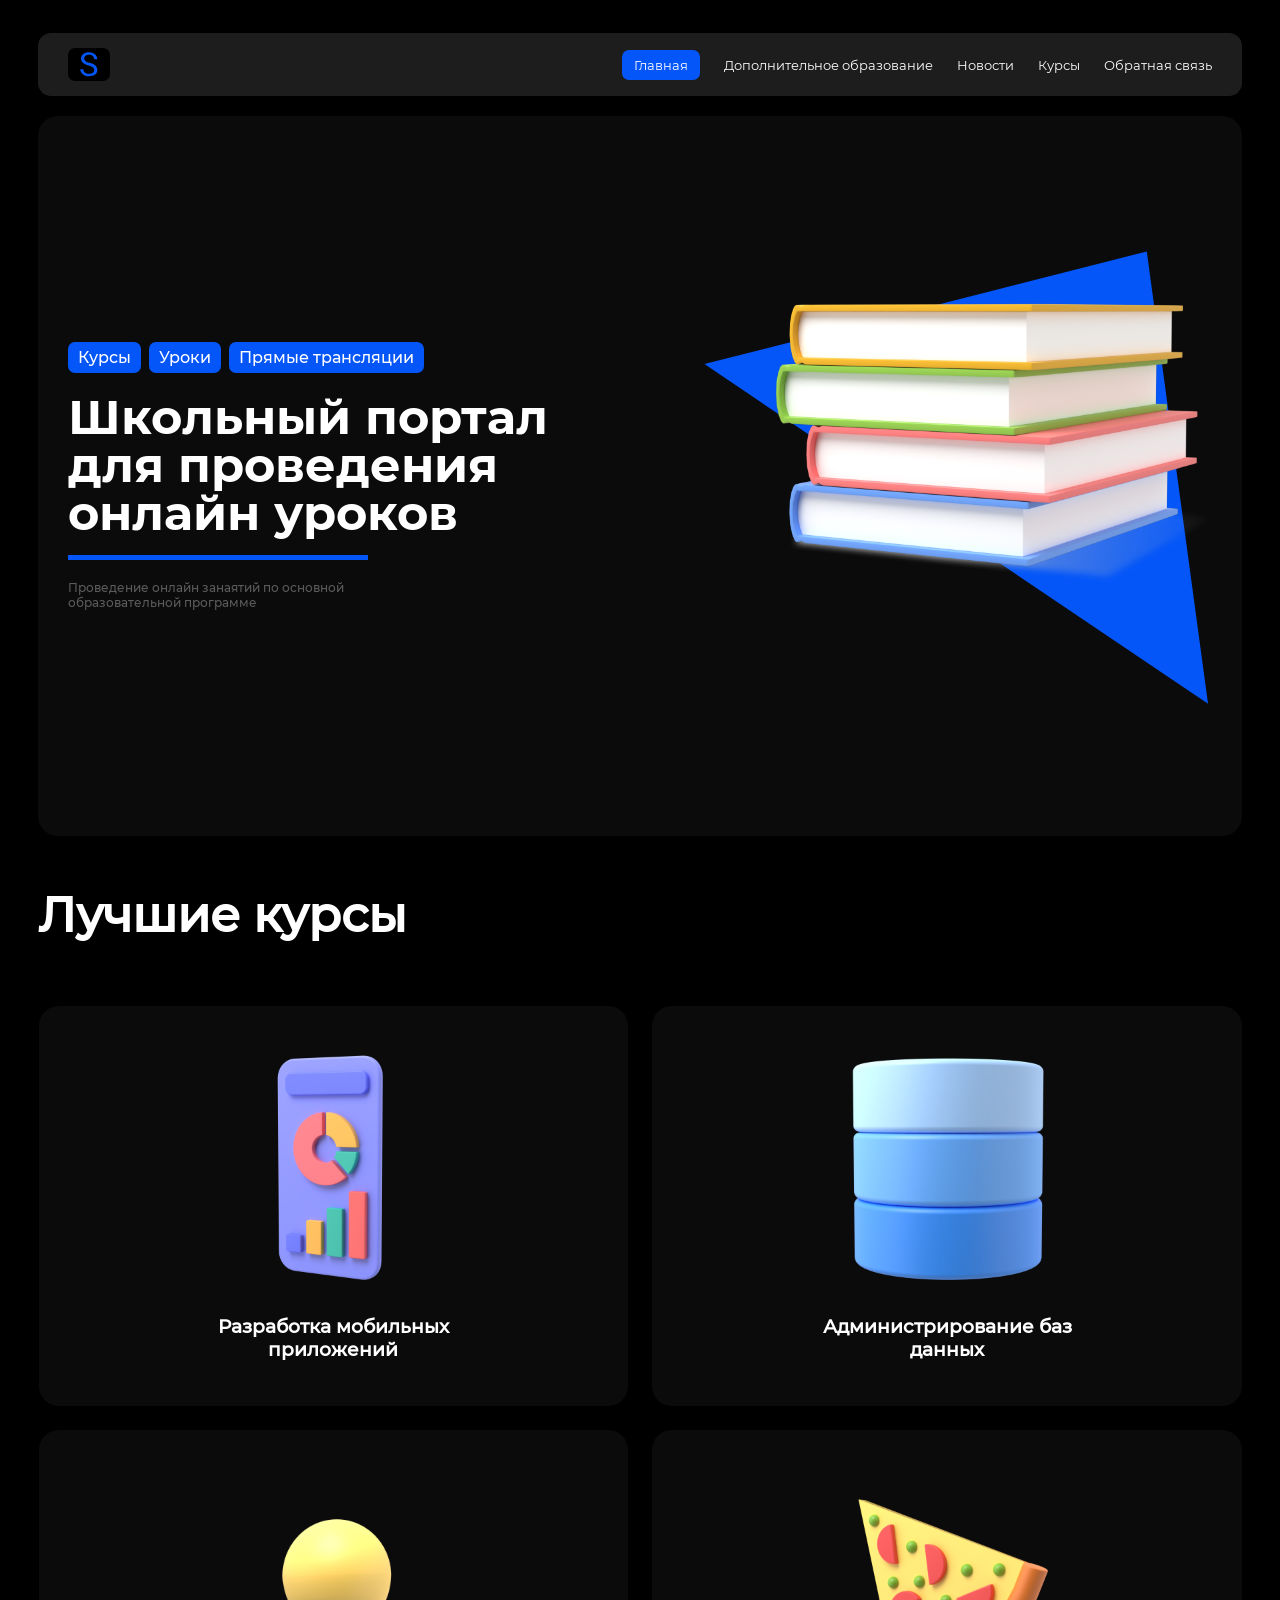
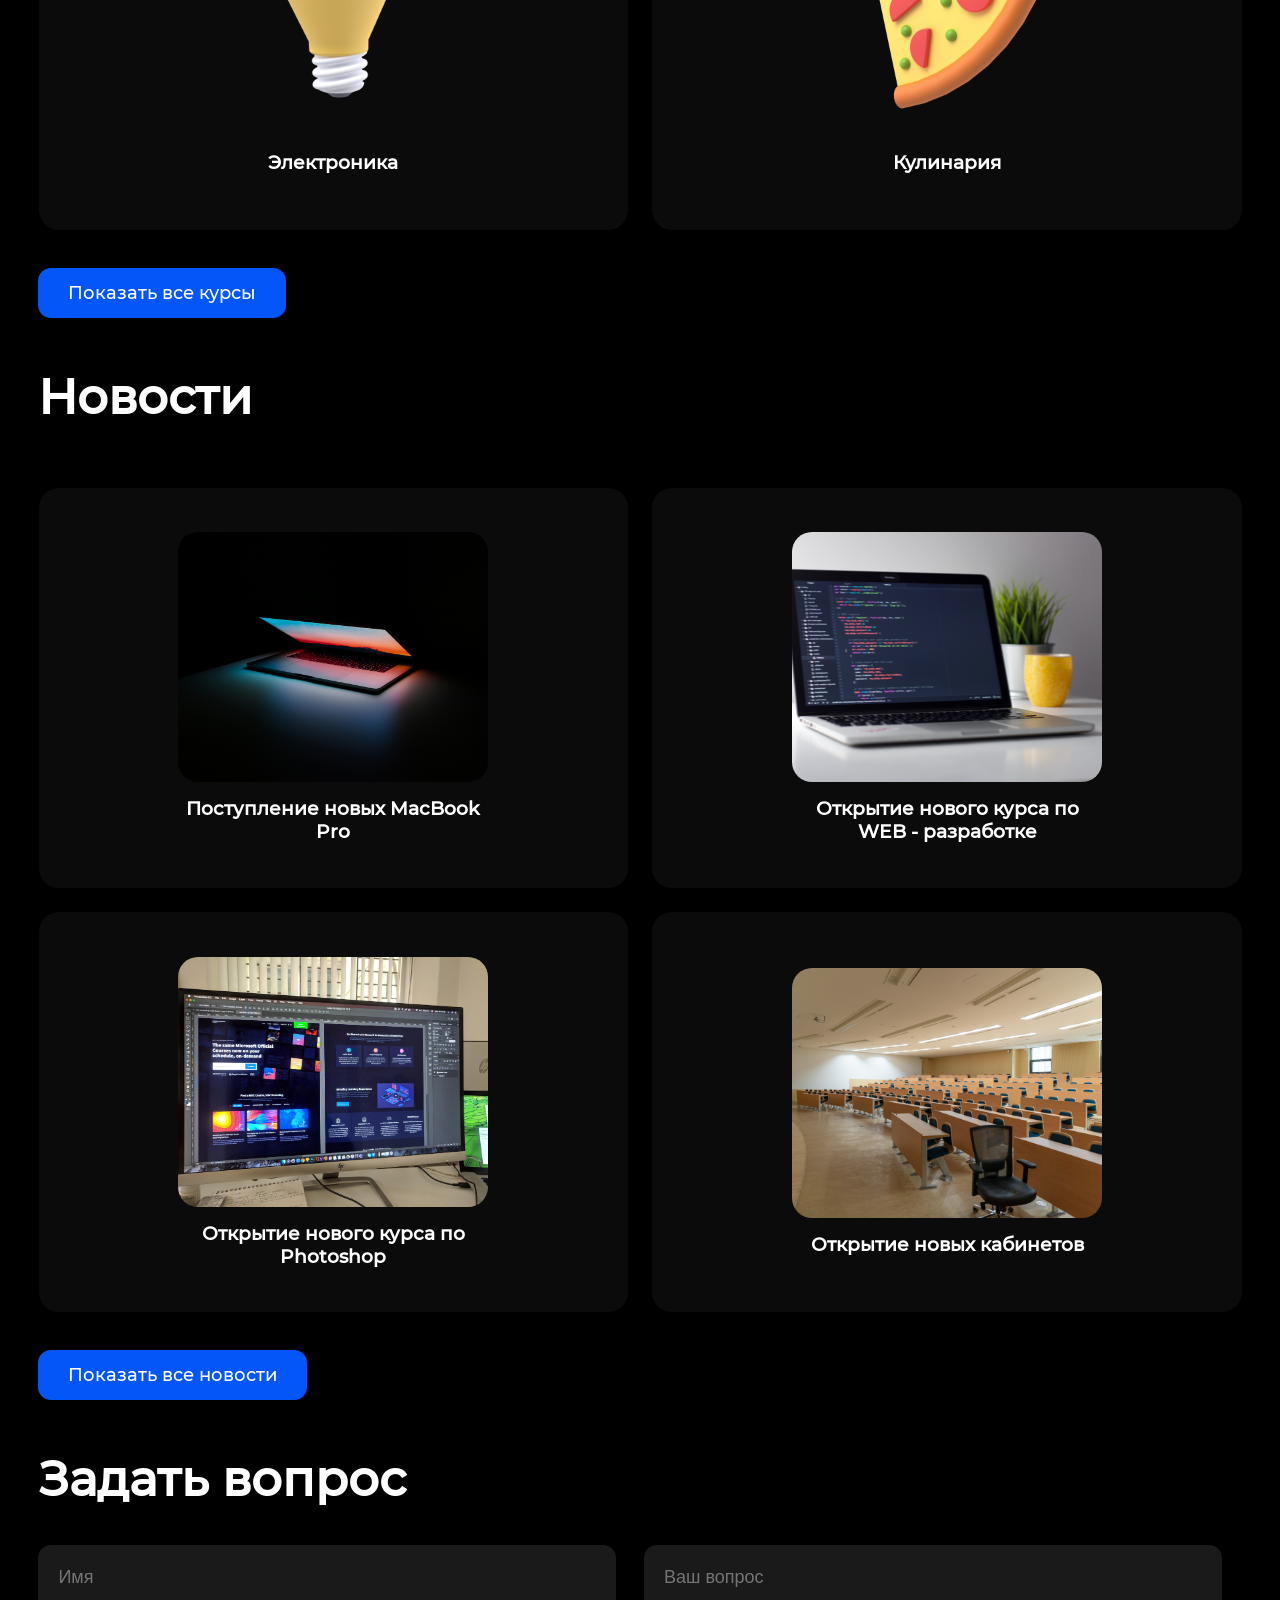
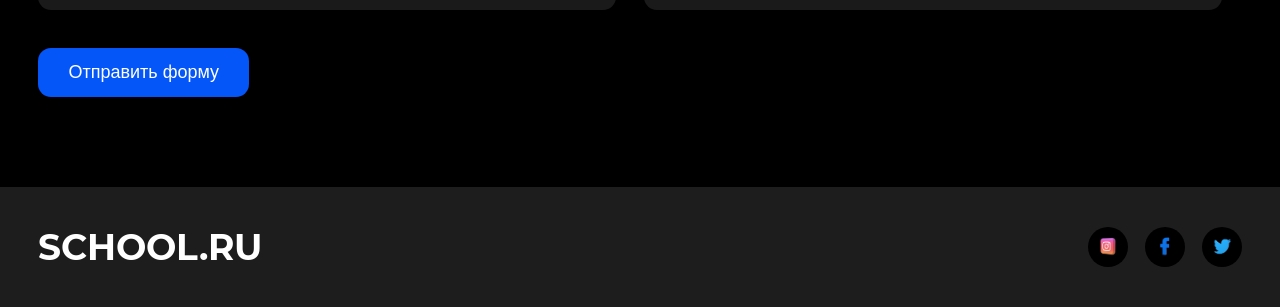
<file: ab-latip/index.html>
<!DOCTYPE html>
<html lang="ru">
  <head>
    <meta charset="UTF-8" />
    <meta http-equiv="X-UA-Compatible" content="IE=edge" />
    <meta name="viewport" content="width=device-width, initial-scale=1.0" />
    <title>School - главная</title>
    <link rel="stylesheet" href="assets/css/style.css" />
     <meta name="theme-color" content="#000000">
    <meta name="msapplication-TileColor" content="#000000">
  </head>
  <body>
    <header class="header container">
      <img src="assets/images/logo.svg" alt="logo" class="header__logo" />
      <div class="header__menu-icon">
        <span></span>
        <span></span>
      </div>
      <nav class="header__nav">
        <a href="/" class="header__link header__link_active">Главная</a>
        <a href="dop.html" class="header__link">Дополнительное образование</a>
        <a href="#news" class="header__link">Новости</a>
        <a href="#course" class="header__link">Курсы</a>
        <a href="#feedback" class="header__link">Обратная связь</a>
      </nav>
    </header>

    <main>
      <div class="container">
        <section class="home">
          <div class="home__content">
            <div class="home__tags">
              <div class="home__tag">Курсы</div>
              <div class="home__tag">Уроки</div>
              <div class="home__tag">Прямые трансляции</div>
            </div>

            <h1 class="home__title">
              Школьный портал для проведения онлайн уроков
            </h1>

            <p class="home__subtitle">
              Проведение онлайн занаятий по основной образовательной программе
            </p>
          </div>

          <img
            src="assets/images/home/book-decor-blue.svg"
            alt="book"
            class="home__image"
          />
        </section>

        <section class="cards" id="course">
            <h2 class="section-title">Лучшие курсы</h2>
            <div class="cards__wrapper">
                <a href="#" class="cards__card">
                    <div class="cards__bg cards__bg-contain" style="background-image: url(assets/images/courses/mobile.png);"></div>
                    <h3 class="cards__title">Разработка мобильных приложений</h3>
                </a>
                <a href="#" class="cards__card">
                    <div class="cards__bg cards__bg-contain" style="background-image: url(assets/images/courses/db.png);"></div>
                    <h3 class="cards__title">Администрирование баз данных</h3>
                </a>
                <a href="#" class="cards__card">
                    <div class="cards__bg cards__bg-contain" style="background-image: url(assets/images/courses/lamp.png);"></div>
                    <h3 class="cards__title">Электроника</h3>
                </a>
                <a href="#" class="cards__card">
                    <div class="cards__bg cards__bg-contain" style="background-image: url(assets/images/courses/Pizza_perspective_matte.png);"></div>
                    <h3 class="cards__title">Кулинария</h3>
                </a>
            </div>
            <a href="course.html" class="btn">Показать все курсы</a>
        </section>

        <section class="cards" id="news">
            <h2 class="section-title">Новости</h2>
            <div class="cards__wrapper">
                <a href="#" class="cards__card">
                    <div class="cards__bg" style="background-image: url(assets/images/news/macbook.jpg);"></div>
                    <h3 class="cards__title">Поступление новых MacBook Pro</h3>
                </a>
                <a href="#" class="cards__card">
                    <div class="cards__bg" style="background-image: url(assets/images/news/macbook-3.jpg);"></div>
                    <h3 class="cards__title">Открытие нового курса по WEB - разработке</h3>
                </a>
                <a href="#" class="cards__card">
                    <div class="cards__bg" style="background-image: url(assets/images/news/pc.jpg);"></div>
                    <h3 class="cards__title">Открытие нового курса по Photoshop</h3>
                </a>
                <a href="#" class="cards__card">
                    <div class="cards__bg" style="background-image: url(assets/images/news/school.jpg);"></div>
                    <h3 class="cards__title">Открытие новых кабинетов</h3>
                </a>
            </div>
            <a href="news.html" class="btn">Показать все новости</a>
        </section>

        <section class="feedback" id="feedback">
            <h2 class="section-title">Задать вопрос</h2>
            <form action="/" class="feedback__form">
                <input placeholder="Имя" type="text" name="userName" >
                <input placeholder="Ваш вопрос" type="text" name="question" >
                <button type="submit">Отправить форму</button>
            </form>
        </section>
      </div>
    </main>

    <footer class="footer">
      <div class="container">
        <h2 class="footer__title">SCHOOL.RU</h2>
        
        <div class="footer__socials">
          <a href="#" class="footer__social">
            <img src="assets/images/icons/Instagram_perspective_matte.png" alt="social" >
          </a>
          <a href="#" class="footer__social">
            <img src="assets/images/icons/Facebook_perspective_matte.png" alt="social" >
          </a>
          <a href="#" class="footer__social">
            <img src="assets/images/icons/Twitter_perspective_matte.png" alt="social" >
          </a>
        </div>
      </div>
    </footer>

    <script src="assets/js/script.js"></script>
  </body>
</html>
</file>
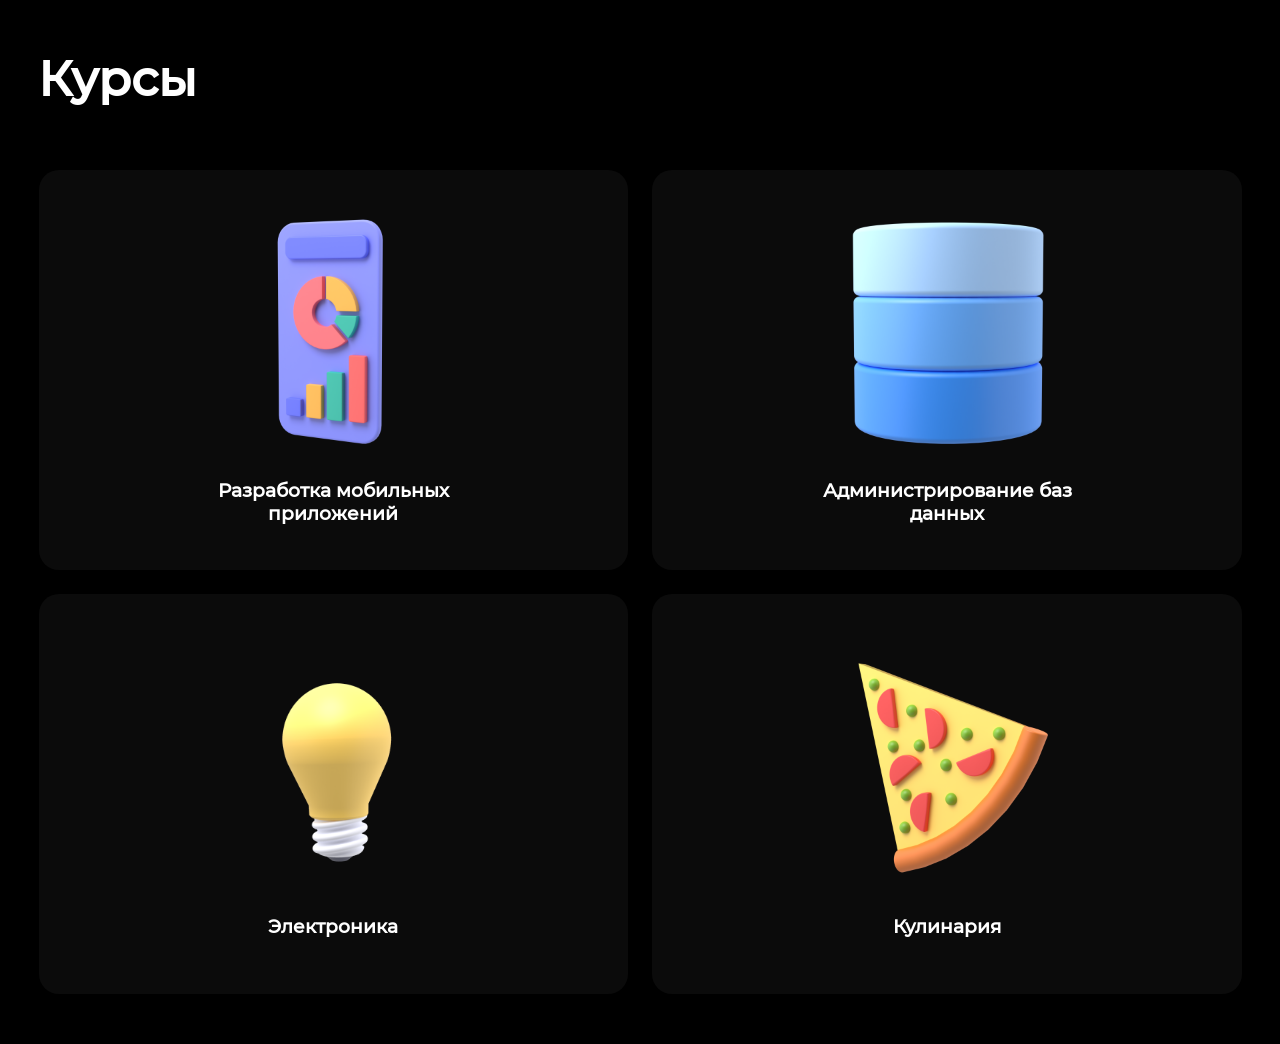
<file: ab-latip/course.html>
<!DOCTYPE html>
<html lang="ru">
  <head>
    <meta charset="UTF-8" />
    <meta http-equiv="X-UA-Compatible" content="IE=edge" />
    <meta name="viewport" content="width=device-width, initial-scale=1.0" />
    <title>Course</title>
    <link rel="stylesheet" href="assets/css/style.css" />
        <meta name="theme-color" content="#000000">
    <meta name="msapplication-TileColor" content="#000000">
  </head>
  <body>
    <div class="container">
      <section class="cards p-b" id="course">
        <h2 class="section-title">Курсы</h2>
        <div class="cards__wrapper">
          <a href="#" class="cards__card">
            <div
              class="cards__bg cards__bg-contain"
              style="background-image: url(assets/images/courses/mobile.png)"
            ></div>
            <h3 class="cards__title">Разработка мобильных приложений</h3>
          </a>
          <a href="#" class="cards__card">
            <div
              class="cards__bg cards__bg-contain"
              style="background-image: url(assets/images/courses/db.png)"
            ></div>
            <h3 class="cards__title">Администрирование баз данных</h3>
          </a>
          <a href="#" class="cards__card">
            <div
              class="cards__bg cards__bg-contain"
              style="background-image: url(assets/images/courses/lamp.png)"
            ></div>
            <h3 class="cards__title">Электроника</h3>
          </a>
          <a href="#" class="cards__card">
            <div
              class="cards__bg cards__bg-contain"
              style="
                background-image: url(assets/images/courses/Pizza_perspective_matte.png);
              "
            ></div>
            <h3 class="cards__title">Кулинария</h3>
          </a>
        </div>
       
      </section>
    </div>
  </body>
</html>
</file>
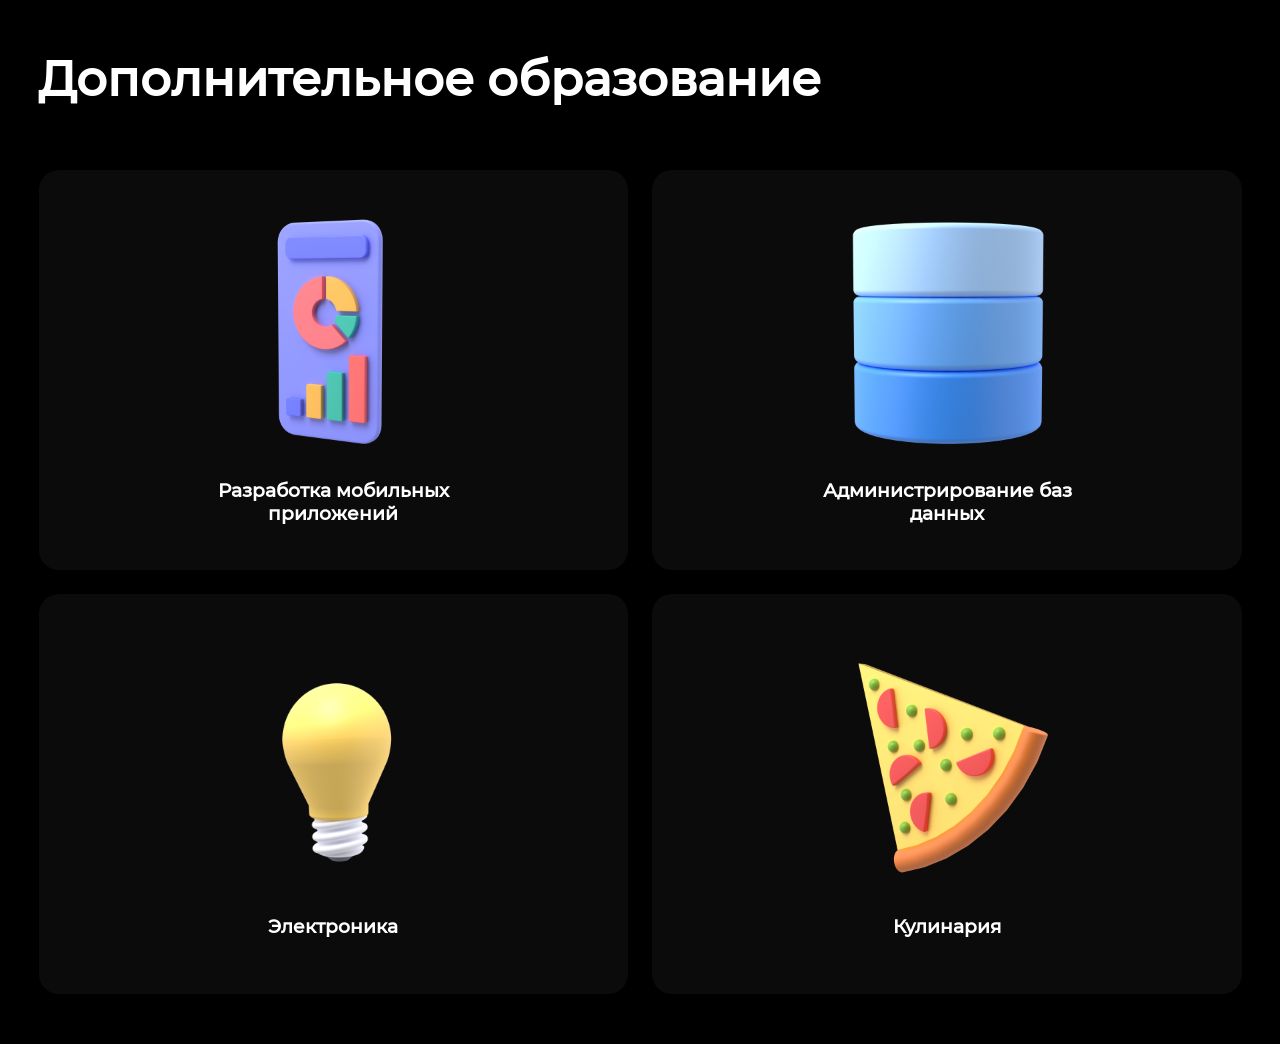
<file: ab-latip/dop.html>
<!DOCTYPE html>
<html lang="ru">
  <head>
    <meta charset="UTF-8" />
    <meta http-equiv="X-UA-Compatible" content="IE=edge" />
    <meta name="viewport" content="width=device-width, initial-scale=1.0" />
    <title>Course</title>
    <link rel="stylesheet" href="assets/css/style.css" />
        <meta name="theme-color" content="#000000">
    <meta name="msapplication-TileColor" content="#000000">
  </head>
  <body>
    <div class="container">
      <section class="cards p-b" id="course">
        <h2 class="section-title">Дополнительное образование</h2>
        <div class="cards__wrapper">
          <a href="#" class="cards__card">
            <div
              class="cards__bg cards__bg-contain"
              style="background-image: url(assets/images/courses/mobile.png)"
            ></div>
            <h3 class="cards__title">Разработка мобильных приложений</h3>
          </a>
          <a href="#" class="cards__card">
            <div
              class="cards__bg cards__bg-contain"
              style="background-image: url(assets/images/courses/db.png)"
            ></div>
            <h3 class="cards__title">Администрирование баз данных</h3>
          </a>
          <a href="#" class="cards__card">
            <div
              class="cards__bg cards__bg-contain"
              style="background-image: url(assets/images/courses/lamp.png)"
            ></div>
            <h3 class="cards__title">Электроника</h3>
          </a>
          <a href="#" class="cards__card">
            <div
              class="cards__bg cards__bg-contain"
              style="
                background-image: url(assets/images/courses/Pizza_perspective_matte.png);
              "
            ></div>
            <h3 class="cards__title">Кулинария</h3>
          </a>
        </div>
       
      </section>
    </div>
  </body>
</html>
</file>
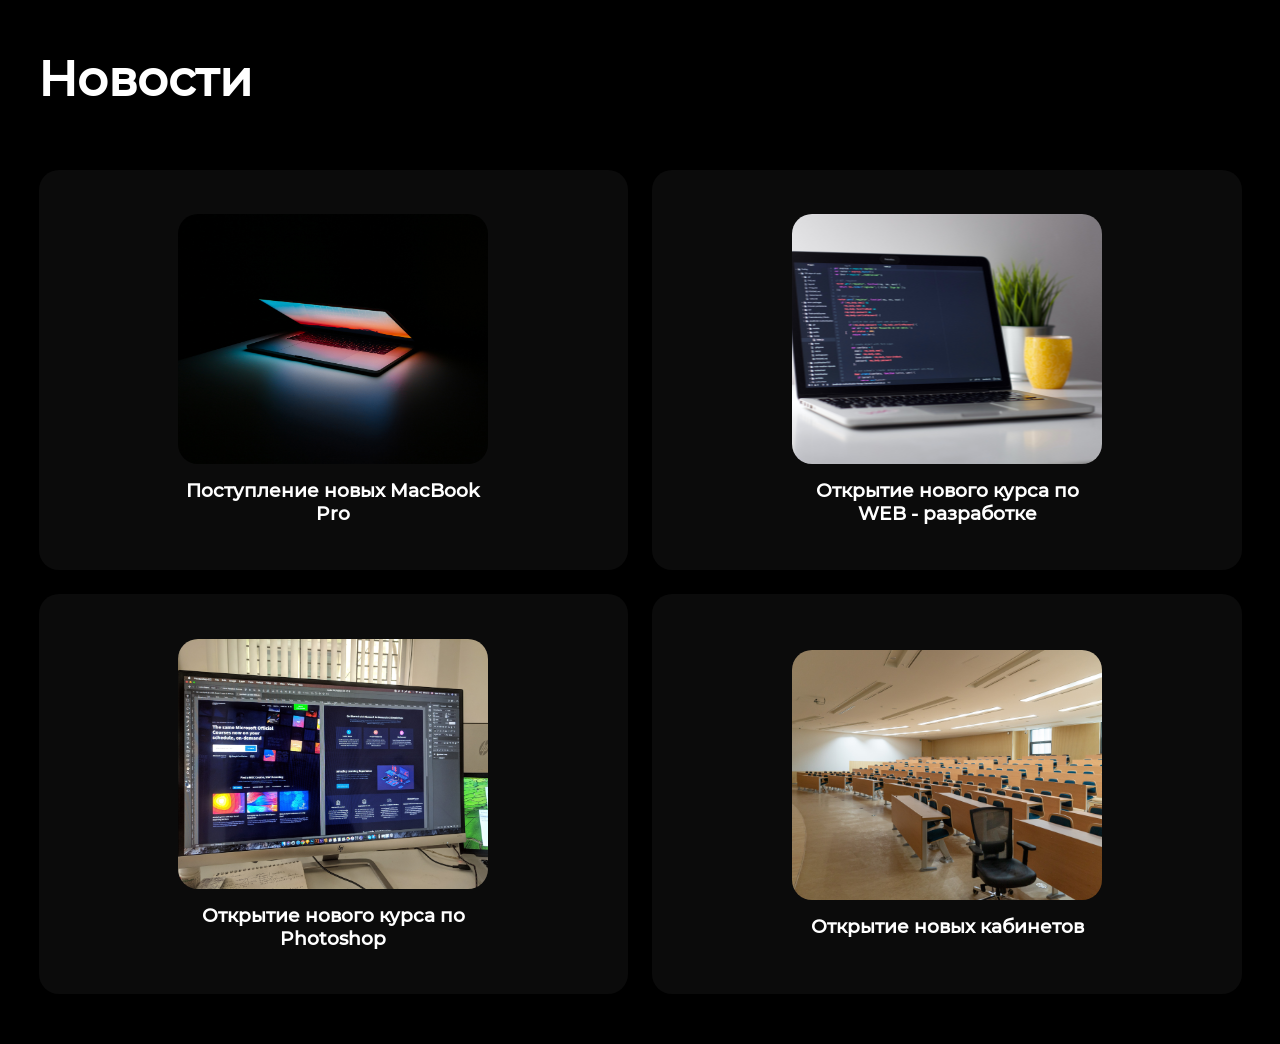
<file: ab-latip/news.html>
<!DOCTYPE html>
<html lang="ru">
  <head>
    <meta charset="UTF-8" />
    <meta http-equiv="X-UA-Compatible" content="IE=edge" />
    <meta name="viewport" content="width=device-width, initial-scale=1.0" />
    <title>News</title>
    <link rel="stylesheet" href="assets/css/style.css" />
        <meta name="theme-color" content="#000000">
    <meta name="msapplication-TileColor" content="#000000">
  </head>
  <body>
    <div class="container">
      <section class="cards p-b" id="news">
        <h2 class="section-title">Новости</h2>
        <div class="cards__wrapper">
          <a href="#" class="cards__card">
            <div
              class="cards__bg"
              style="background-image: url(assets/images/news/macbook.jpg)"
            ></div>
            <h3 class="cards__title">Поступление новых MacBook Pro</h3>
          </a>
          <a href="#" class="cards__card">
            <div
              class="cards__bg"
              style="background-image: url(assets/images/news/macbook-3.jpg)"
            ></div>
            <h3 class="cards__title">
              Открытие нового курса по WEB - разработке
            </h3>
          </a>
          <a href="#" class="cards__card">
            <div
              class="cards__bg"
              style="background-image: url(assets/images/news/pc.jpg)"
            ></div>
            <h3 class="cards__title">Открытие нового курса по Photoshop</h3>
          </a>
          <a href="#" class="cards__card">
            <div
              class="cards__bg"
              style="background-image: url(assets/images/news/school.jpg)"
            ></div>
            <h3 class="cards__title">Открытие новых кабинетов</h3>
          </a>
        </div>
      </section>
    </div>
  </body>
</html>
</file>
<file: ab-latip/assets/css/style.css>
@font-face {
  font-family: "mon-regular";
  src: url(../fonts/Montserrat-Regular.ttf);
}
@font-face {
  font-family: "mon-medium";
  src: url(../fonts/Montserrat-Medium.ttf);
}
@font-face {
  font-family: "mon-bold";
  src: url(../fonts/Montserrat-Bold.ttf);
}
* {
  padding: 0;
  margin: 0;
  -webkit-box-sizing: border-box;
          box-sizing: border-box;
}

body {
  background-color: #000;
  color: #fff;
  font-family: "mon-medium";
}

.over-hidden {
  overflow: hidden;
}

.container {
  width: 94%;
  max-width: 1280px;
  margin: 0 auto;
}

.section-title {
  margin-top: 50px;
  margin-bottom: 37px;
  font-size: 48px;
}

.btn {
  display: inline-block;
  margin-top: 38px;
  padding: 14px 30px;
  border-radius: 13px;
  background-color: #0456f8;
  color: #fff;
  font-size: 18px;
  text-decoration: none;
  -webkit-transition: 0.3s;
  -o-transition: 0.3s;
  transition: 0.3s;
}
.btn:hover {
  background-color: #292929;
}

button {
  padding: 14px 30px;
  border-radius: 13px;
  background-color: #0456f8;
  color: #fff;
  font-size: 18px;
  border: none;
  -webkit-transition: 0.3s;
  -o-transition: 0.3s;
  transition: 0.3s;
}
button:hover {
  background-color: #292929;
}

input {
  height: 65px;
  padding-left: 20px;
  border-radius: 13px;
  background-color: #1a1a1a;
  color: #fff;
  font-size: 18px;
  border: none;
}

header {
  width: 100%;
  height: 63px;
  margin-top: 33px !important;
  padding: 0 30px;
  border-radius: 13px;
  display: -webkit-box;
  display: -ms-flexbox;
  display: flex;
  -webkit-box-align: center;
      -ms-flex-align: center;
          align-items: center;
  -webkit-box-pack: justify;
      -ms-flex-pack: justify;
          justify-content: space-between;
  background-color: #1d1d1d;
}
header .header__logo {
  max-width: 42px;
}
header .header__menu-icon {
  display: none;
}
header .header__nav .header__link {
  color: #fff;
  text-decoration: none;
  font-family: "mon-regular";
  font-size: 13px;
  -webkit-transition: 0.3s;
  -o-transition: 0.3s;
  transition: 0.3s;
}
header .header__nav .header__link:not(:last-child) {
  margin-right: 20px;
}
header .header__nav .header__link:hover {
  padding: 7px 12px;
  border-radius: 7px;
  background-color: #0456f8;
}
header .header__nav .header__link_active {
  padding: 7px 12px;
  border-radius: 7px;
  background-color: #0456f8;
}

.p-b {
  padding-bottom: 50px;
}

.home {
  width: 100%;
  height: 80vh;
  max-height: 800px;
  margin-top: 20px;
  padding-top: 48px;
  border-radius: 20px;
  padding: 0 30px;
  background-color: #0b0b0b;
  display: -webkit-box;
  display: -ms-flexbox;
  display: flex;
  -webkit-box-pack: justify;
      -ms-flex-pack: justify;
          justify-content: space-between;
  -webkit-box-align: center;
      -ms-flex-align: center;
          align-items: center;
}
.home .home__content {
  display: -webkit-box;
  display: -ms-flexbox;
  display: flex;
  -webkit-box-orient: vertical;
  -webkit-box-direction: normal;
      -ms-flex-direction: column;
          flex-direction: column;
}
.home .home__content .home__tags {
  display: -webkit-box;
  display: -ms-flexbox;
  display: flex;
}
.home .home__content .home__tags .home__tag {
  padding: 6px 10px;
  border-radius: 7px;
  background-color: #0456f8;
}
.home .home__content .home__tags .home__tag:not(:first-child) {
  margin-left: 8px;
}
.home .home__content .home__title {
  max-width: 530px;
  margin-top: 20px;
  font-size: 48px;
  line-height: 1;
  font-family: "mon-bold";
}
.home .home__content .home__subtitle {
  max-width: 300px;
  margin-top: 18px;
  padding-top: 20px;
  border-top: 5px solid #0456f8;
  color: #5b5b5b;
  font-size: 12px;
}

.cards .cards__wrapper {
  margin-left: -2%;
  display: -webkit-box;
  display: -ms-flexbox;
  display: flex;
  -ms-flex-wrap: wrap;
      flex-wrap: wrap;
}
.cards .cards__wrapper .cards__card {
  width: 48%;
  height: 400px;
  margin-top: 2%;
  margin-left: 2%;
  border-radius: 20px;
  display: -webkit-box;
  display: -ms-flexbox;
  display: flex;
  -webkit-box-orient: vertical;
  -webkit-box-direction: normal;
      -ms-flex-direction: column;
          flex-direction: column;
  -webkit-box-align: center;
      -ms-flex-align: center;
          align-items: center;
  -webkit-box-pack: center;
      -ms-flex-pack: center;
          justify-content: center;
  background-color: #0b0b0b;
  text-decoration: none;
  color: #fff;
  -webkit-transition: 0.3s;
  -o-transition: 0.3s;
  transition: 0.3s;
}
.cards .cards__wrapper .cards__card:hover {
  background-color: #2e2e2e;
}
.cards .cards__wrapper .cards__card .cards__bg {
  width: 310px;
  height: 250px;
  border-radius: 20px;
  background-size: cover;
  background-repeat: no-repeat;
  background-position: center;
}
.cards .cards__wrapper .cards__card .cards__bg-contain {
  background-size: contain;
}
.cards .cards__wrapper .cards__card .cards__title {
  max-width: 50%;
  margin-top: 15px;
  text-align: center;
}

.feedback .feedback__form {
  width: 100%;
}
.feedback .feedback__form input {
  width: 48%;
}
.feedback .feedback__form input:not(:first-child) {
  margin-left: 2%;
}
.feedback .feedback__form button {
  margin-top: 38px;
}

footer {
  width: 100%;
  height: 120px;
  margin-top: 90px;
  display: -webkit-box;
  display: -ms-flexbox;
  display: flex;
  -webkit-box-align: center;
      -ms-flex-align: center;
          align-items: center;
  background-color: #1d1d1d;
}
footer .container {
  display: -webkit-box;
  display: -ms-flexbox;
  display: flex;
  -webkit-box-pack: justify;
      -ms-flex-pack: justify;
          justify-content: space-between;
  -webkit-box-align: center;
      -ms-flex-align: center;
          align-items: center;
}
footer .footer__title {
  font-size: 36px;
  font-family: "mon-bold";
}
footer .footer__socials {
  display: -webkit-box;
  display: -ms-flexbox;
  display: flex;
}
footer .footer__socials .footer__social {
  width: 40px;
  height: 40px;
  display: -webkit-box;
  display: -ms-flexbox;
  display: flex;
  -webkit-box-pack: center;
      -ms-flex-pack: center;
          justify-content: center;
  -webkit-box-align: center;
      -ms-flex-align: center;
          align-items: center;
  border-radius: 100%;
  background-color: #000;
}
footer .footer__socials .footer__social:not(:first-child) {
  margin-left: 17px;
}
footer .footer__socials .footer__social img {
  min-width: 20px;
  max-width: 20px;
}

@media (max-width: 1279px) {
  .btn {
    padding: 10px 30px;
    border-radius: 10px;
    font-size: 15px;
  }

  button {
    padding: 10px 30px;
    border-radius: 10px;
    font-size: 15px;
  }

  input {
    height: 45px;
    padding-left: 15px;
    border-radius: 10px;
    font-size: 18px;
  }

  .section-title {
    margin-top: 40px;
    margin-bottom: 10px;
    font-size: 30px;
  }

  .home {
    padding-top: 38px;
  }
  .home .home__content .home__title {
    max-width: 400px;
    margin-top: 20px;
    font-size: 38px;
  }
  .home .home__content .home__subtitle {
    margin-top: 18px;
    padding-top: 15px;
    font-size: 10px;
  }
  .home .home__image {
    max-width: 400px;
  }
}
@media (max-width: 900px) {
  .home .home__content .home__title {
    font-size: 35px;
  }
  .home .home__content .home__subtitle {
    font-size: 10px;
  }
  .home .home__image {
    max-width: 300px;
  }
}
@media (max-width: 767px) {
  .section-title {
    margin-top: 25px;
    margin-bottom: 6px;
    font-size: 23px;
  }

  header {
    width: 100%;
    height: 58px;
    margin-top: 20px !important;
    padding: 0 17px;
    border-radius: 13px;
  }
  header .header__logo {
    max-width: 35px;
  }
  header .header__menu-icon {
    width: 40px;
    height: 30px;
    padding: 7px 0;
    display: -webkit-box;
    display: -ms-flexbox;
    display: flex;
    -webkit-box-pack: justify;
        -ms-flex-pack: justify;
            justify-content: space-between;
    -webkit-box-align: center;
        -ms-flex-align: center;
            align-items: center;
    -webkit-box-orient: vertical;
    -webkit-box-direction: normal;
        -ms-flex-direction: column;
            flex-direction: column;
    border-radius: 8px;
    display: flex;
    background-color: #0456f8;
  }
  header .header__menu-icon span {
    display: block;
    width: 70%;
    height: 6px;
    border-radius: 30px;
    background-color: #fff;
  }
  header .header__nav {
    position: absolute;
    top: 93px;
    left: -100%;
    padding-top: 92px;
    width: 100%;
    height: 100%;
    display: -webkit-box;
    display: -ms-flexbox;
    display: flex;
    -webkit-box-orient: vertical;
    -webkit-box-direction: normal;
        -ms-flex-direction: column;
            flex-direction: column;
    -webkit-box-align: center;
        -ms-flex-align: center;
            align-items: center;
    background-color: #000;
    -webkit-transition: 0.3s;
    -o-transition: 0.3s;
    transition: 0.3s;
  }
  header .header__nav .header__link {
    font-size: 15px;
  }
  header .header__nav .header__link:not(:last-child) {
    margin-bottom: 20px;
    margin-right: 0px;
  }
  header .header__nav_active {
    left: 0;
  }

  .home {
    width: 100%;
    height: 100vh;
    min-height: 500px;
    max-height: 500px;
    margin-top: 20px;
    padding-top: 48px;
    border-radius: 20px;
    padding: 0 30px;
    -webkit-box-orient: vertical;
    -webkit-box-direction: normal;
        -ms-flex-direction: column;
            flex-direction: column;
    -webkit-box-pack: center;
        -ms-flex-pack: center;
            justify-content: center;
    -webkit-box-align: center;
        -ms-flex-align: center;
            align-items: center;
    text-align: center;
  }
  .home .home__content {
    -webkit-box-align: center;
        -ms-flex-align: center;
            align-items: center;
  }
  .home .home__content .home__tags .home__tag {
    padding: 4px 10px;
    border-radius: 4px;
    font-size: 8px;
  }
  .home .home__content .home__tags .home__tag:not(:first-child) {
    margin-left: 8px;
  }
  .home .home__content .home__title {
    max-width: 320px;
    margin-top: 10px;
    font-size: 23px;
  }
  .home .home__content .home__subtitle {
    max-width: 200px;
    margin-top: 18px;
    padding-top: 20px;
  }
  .home .home__image {
    margin-top: 27px;
    max-width: 247px;
  }

  .cards .cards__wrapper {
    margin-left: 0%;
    display: -webkit-box;
    display: -ms-flexbox;
    display: flex;
    -ms-flex-wrap: wrap;
        flex-wrap: wrap;
  }
  .cards .cards__wrapper .cards__card {
    width: 100%;
    height: 300px;
    margin-top: 2%;
    margin-left: 0%;
    border-radius: 20px;
  }
  .cards .cards__wrapper .cards__card .cards__bg-contain {
    width: 180px !important;
  }
  .cards .cards__wrapper .cards__card .cards__bg {
    width: 260px;
    height: 200px;
    border-radius: 20px;
    background-size: cover;
    background-repeat: no-repeat;
    background-position: center;
  }
  .cards .cards__wrapper .cards__card .cards__title {
    font-size: 14px;
  }

  .feedback .feedback__form {
    width: 100%;
  }
  .feedback .feedback__form input {
    width: 100%;
  }
  .feedback .feedback__form input:not(:first-child) {
    margin-left: 0%;
    margin-top: 10px;
  }
  .feedback .feedback__form button {
    margin-top: 38px;
  }

  footer {
    height: 150px;
    margin-top: 70px;
  }
  footer .container {
    -webkit-box-orient: vertical;
    -webkit-box-direction: normal;
        -ms-flex-direction: column;
            flex-direction: column;
    -webkit-box-pack: center;
        -ms-flex-pack: center;
            justify-content: center;
  }
  footer .footer__title {
    font-size: 36px;
  }
  footer .footer__socials {
    margin-top: 15px;
  }
}
</file>
